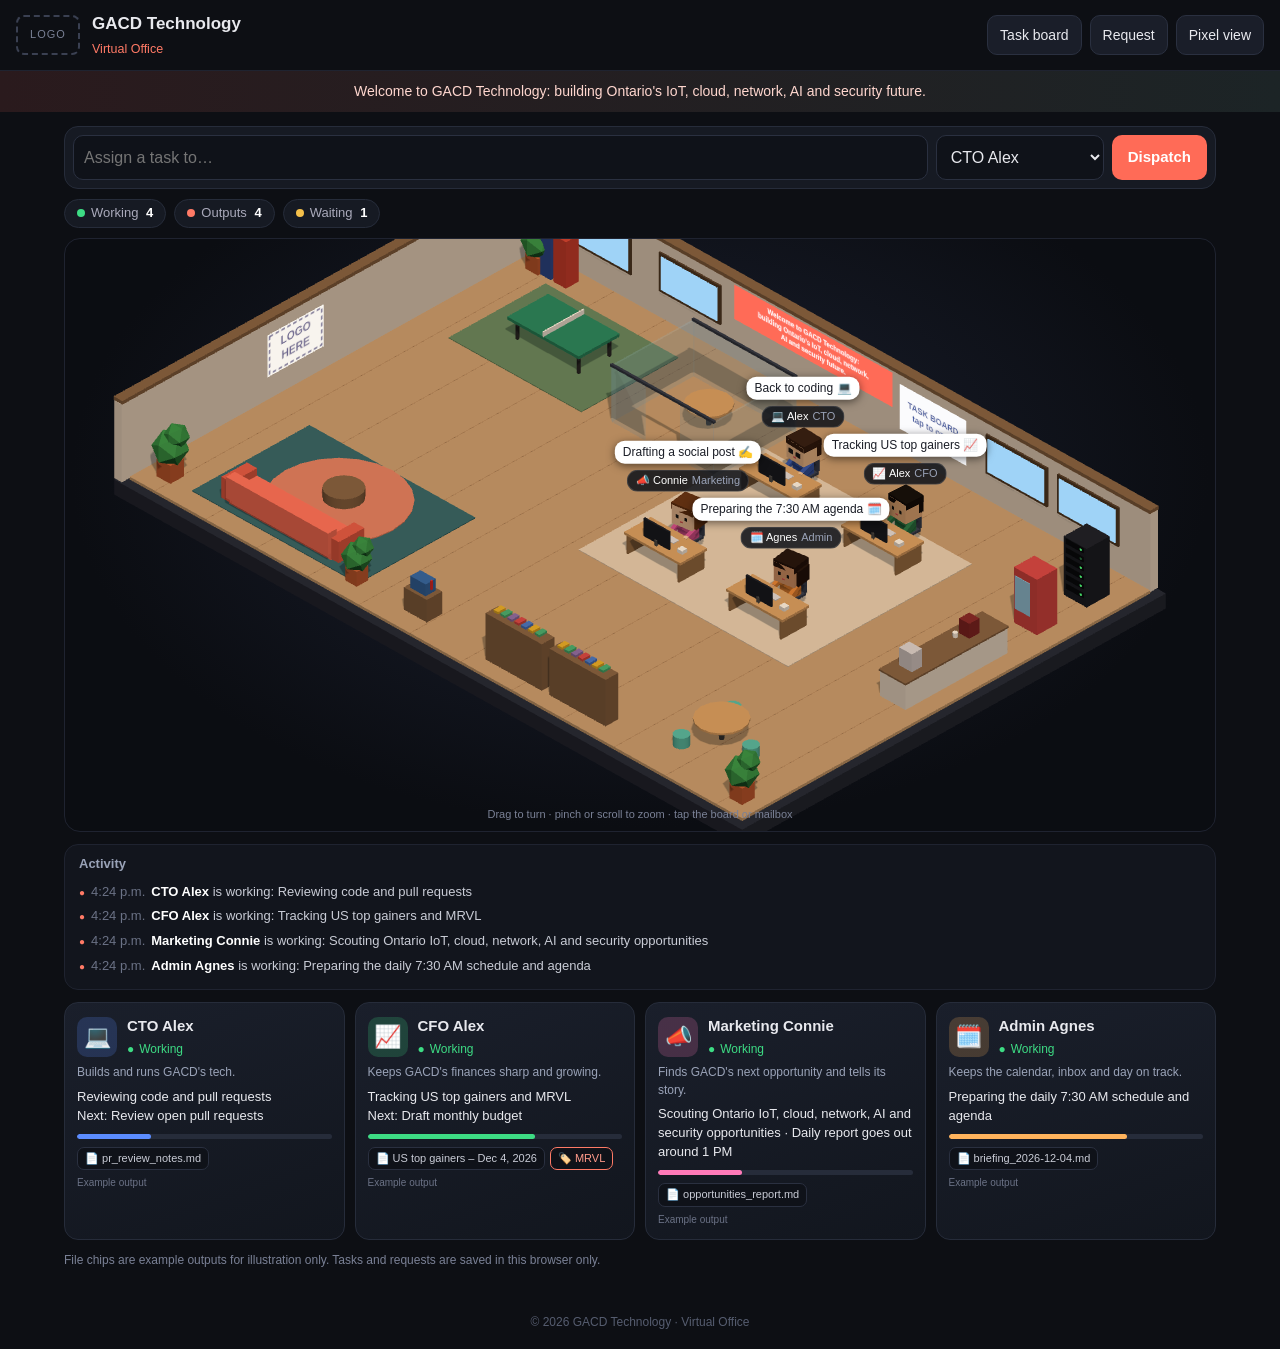
<file: index.html>
<!DOCTYPE html><html lang="en"><head><meta charset="UTF-8"><meta name="viewport" content="width=device-width,initial-scale=1,viewport-fit=cover"><meta name="theme-color" content="#0d0f14">
<title>GACD Technology — Virtual Office</title><link rel="icon" href="favicon.svg" type="image/svg+xml"><link rel="stylesheet" href="office3d.css"></head><body>
<header class="hd"><div class="logo-slot" title="Logo placeholder — replace with your logo">LOGO</div><div class="brand"><b>GACD Technology</b><small>Virtual Office</small></div>
<nav><button class="nb" data-open="tasks">Task board</button><button class="nb" data-open="contact">Request</button><a class="nb" href="pixel.html">Pixel view</a></nav></header>
<p class="welcome">Welcome to GACD Technology: building Ontario's IoT, cloud, network, AI and security future.</p>
<section class="wrap">
<form id="cmd" class="cmd"><input id="cmdt" placeholder="Assign a task to…" required aria-label="Task"><select id="cmda" aria-label="Assign to"><option>CTO Alex</option><option>CFO Alex</option><option>Marketing Connie</option><option>Admin Agnes</option></select><button class="disp">Dispatch</button></form>
<div class="chips"><span class="chip"><i class="d g"></i>Working <b id="nW">0</b></span><span class="chip"><i class="d o"></i>Outputs <b id="nO">0</b></span><span class="chip"><i class="d y"></i>Waiting <b id="nT">0</b></span></div>
<div id="view3d"><div id="tags"></div><div class="hint3d">Drag to turn · pinch or scroll to zoom · tap the board or mailbox</div></div>
<div class="log"><h3>Activity</h3><ul id="log"></ul></div>
<div id="cards" class="cards"></div>
<p class="note">File chips are example outputs for illustration only. Tasks and requests are saved in this browser only.</p>
</section>
<div class="overlay" id="tasks" hidden><div class="panel wide"><button class="x" data-close aria-label="Close">✕</button><h2>Task board</h2>
<form id="tf" class="row"><input id="tt" placeholder="What needs doing?" required><select id="ta"><option>CTO Alex</option><option>CFO Alex</option><option>Marketing Connie</option><option>Admin Agnes</option></select><button class="disp">Add</button></form>
<div class="cols"><div class="col" data-s="todo"><h4>To do</h4><div class="list"></div></div><div class="col" data-s="doing"><h4>In progress</h4><div class="list"></div></div><div class="col" data-s="done"><h4>Done</h4><div class="list"></div></div></div></div></div>
<div class="overlay" id="contact" hidden><div class="panel"><button class="x" data-close aria-label="Close">✕</button><h2>Send a request</h2>
<form id="cf" class="stack"><input name="name" placeholder="Your name" required><input name="email" type="email" placeholder="Email" required><select name="to"><option>CTO Alex</option><option>CFO Alex</option><option>Marketing Connie</option><option>Admin Agnes</option></select><textarea name="msg" placeholder="How can we help?" required></textarea><button class="disp">Save request</button><p id="cm" class="muted"></p></form>
<p class="muted">Phone: [Placeholder] · Email: [Placeholder] · Address: [Placeholder]<br>Requests are stored locally only — nothing is sent.</p></div></div>
<footer>© <span id="y"></span> GACD Technology · Virtual Office</footer>
<script type="module" src="office3d.js"></script></body></html>
</file>
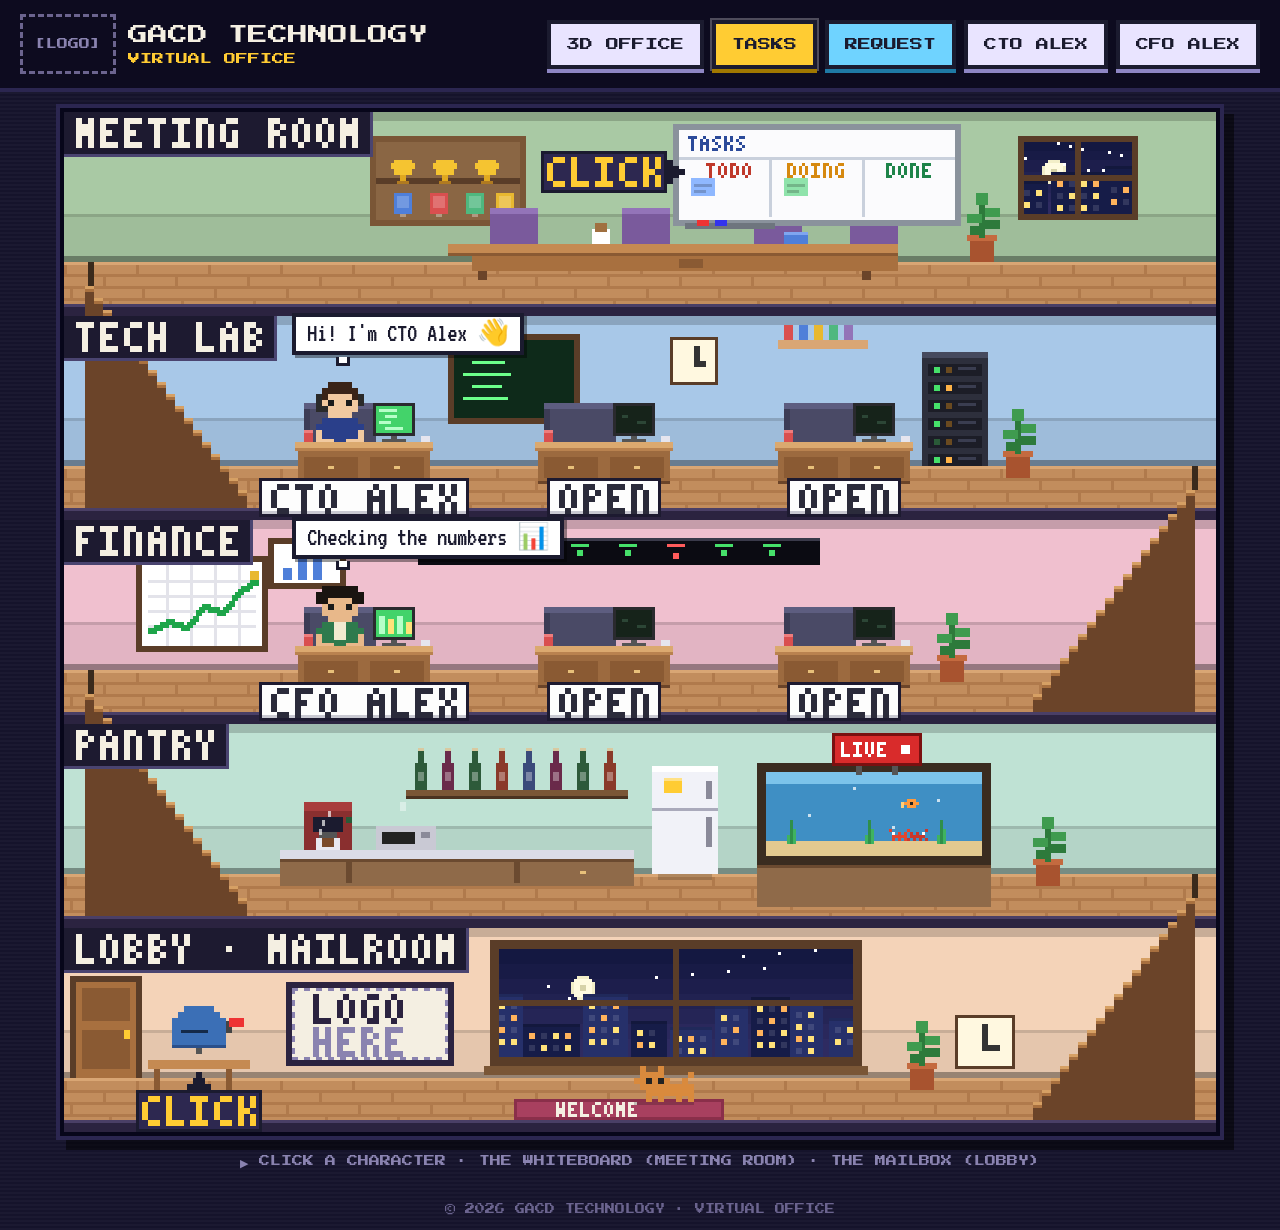
<file: pixel.html>
<!DOCTYPE html><html lang="en"><head><meta charset="UTF-8"><meta name="viewport" content="width=device-width,initial-scale=1">
<title>GACD Technology — Virtual Office</title><link rel="icon" href="favicon.svg" type="image/svg+xml"><link rel="stylesheet" href="fonts/fonts.css"><link rel="stylesheet" href="styles.css"></head><body>
<header class="top"><div class="logo-slot" title="Logo placeholder — replace with your logo">[LOGO]</div><div class="brand">GACD TECHNOLOGY<small>VIRTUAL OFFICE</small></div>
<nav><a class="pxb ghost" href="./" style="text-decoration:none">3D OFFICE</a><button class="pxb" data-open="tasks">TASKS</button><button class="pxb alt" data-open="contact">REQUEST</button><button class="pxb ghost" data-staff="cto">CTO ALEX</button><button class="pxb ghost" data-staff="cfo">CFO ALEX</button></nav></header>
<main><p class="swipe">◀ SWIPE SIDEWAYS TO LOOK AROUND ▶</p>
<div class="stage" id="stage"><div id="world"><canvas id="cv" aria-label="Pixel-art virtual office with CTO Alex and CFO Alex" role="img"></canvas><div id="bubbles"></div></div></div>
<p class="legend">▶ CLICK A CHARACTER · THE WHITEBOARD (MEETING ROOM) · THE MAILBOX (LOBBY)</p></main>
<div id="card" class="card" hidden><button class="x" data-close aria-label="Close">X</button><canvas id="av" width="12" height="13"></canvas><h3 id="c-name"></h3><p id="c-title" class="muted"></p><span class="online"><b class="dot"></b>ONLINE</span><ul id="c-list"></ul><button class="pxb" id="c-assign">ASSIGN A TASK</button></div>
<div class="overlay" id="tasks" hidden><div class="panel wide"><button class="x" data-close aria-label="Close">X</button><h2>TASK BOARD</h2>
<form id="tf" class="row"><input id="tt" placeholder="What needs doing?" required><select id="ta"><option>CTO Alex</option><option>CFO Alex</option></select><button class="pxb">ADD</button></form>
<div class="cols"><div class="col" data-s="todo"><h4>TO DO</h4><div class="list"></div></div><div class="col" data-s="doing"><h4>IN PROGRESS</h4><div class="list"></div></div><div class="col" data-s="done"><h4>DONE</h4><div class="list"></div></div></div>
<p class="muted small">Saved in this browser only.</p></div></div>
<div class="overlay" id="contact" hidden><div class="panel"><button class="x" data-close aria-label="Close">X</button><h2>SEND A REQUEST</h2>
<form id="cf" class="stack"><input name="name" placeholder="Your name" required><input name="email" type="email" placeholder="Email" required><select name="to"><option>CTO Alex</option><option>CFO Alex</option></select><textarea name="msg" placeholder="How can we help?" required></textarea><button class="pxb">SAVE REQUEST</button><p id="cm" class="muted small"></p></form>
<p class="muted small">Phone: [Placeholder] · Email: [Placeholder] · Address: [Placeholder]<br>Requests are stored locally only — nothing is sent.</p></div></div>
<footer>© <span id="y"></span> GACD TECHNOLOGY · VIRTUAL OFFICE</footer>
<script src="app.js"></script></body></html>
</file>
<file: office3d.css>
*{box-sizing:border-box}
body{margin:0;background:#0d0f14;color:#e8e9ee;font:15px/1.45 -apple-system,BlinkMacSystemFont,"Segoe UI",Roboto,sans-serif;-webkit-text-size-adjust:100%}
.hd{display:flex;align-items:center;gap:12px;padding:12px 16px;border-bottom:1px solid #1f2330;flex-wrap:wrap;padding-top:max(12px,env(safe-area-inset-top))}
.logo-slot{width:64px;height:40px;border:2px dashed #3a4052;border-radius:8px;display:grid;place-items:center;font-size:11px;color:#7a8196;letter-spacing:1px}
.brand b{display:block;font-size:17px}.brand small{color:#ff7a66}
nav{margin-left:auto;display:flex;gap:8px;flex-wrap:wrap}
.nb{background:#1a1e29;color:#e8e9ee;border:1px solid #2a3040;border-radius:10px;padding:9px 12px;font:inherit;font-size:14px;cursor:pointer;text-decoration:none;min-height:40px;display:inline-flex;align-items:center}
.welcome{margin:0;padding:10px 16px;text-align:center;color:#ffd7cf;background:linear-gradient(90deg,#2a1a1d,#1c2426);font-size:14px}
.wrap{max-width:1180px;margin:0 auto;padding:14px}
.cmd{display:flex;gap:8px;background:#161a23;border:1px solid #262c3a;border-radius:14px;padding:8px}
.cmd input{flex:1;min-width:0}.cmd input,.cmd select,.row input,.row select,.stack input,.stack select,.stack textarea{background:#0f1219;color:#e8e9ee;border:1px solid #2a3040;border-radius:10px;padding:10px;font:inherit;font-size:16px}
.disp{background:#ff6b57;color:#fff;border:0;border-radius:10px;padding:10px 16px;font:inherit;font-weight:600;cursor:pointer;min-height:42px}
.chips{display:flex;gap:8px;margin:10px 0;flex-wrap:wrap}.chip{background:#161a23;border:1px solid #262c3a;border-radius:999px;padding:4px 12px;font-size:13px;color:#aab}
.chip b{color:#fff;margin-left:4px}.d{display:inline-block;width:8px;height:8px;border-radius:50%;margin-right:6px}.d.g{background:#3ddc84}.d.o{background:#ff7a66}.d.y{background:#f5c04a}
#view3d{position:relative;height:min(66vh,680px);min-height:380px;border-radius:16px;overflow:hidden;background:radial-gradient(ellipse at 50% 40%,#1b2030,#0b0d12 70%);touch-action:none;border:1px solid #1f2330}
#view3d canvas{display:block;width:100%!important;height:100%!important}
#tags{position:absolute;inset:0;pointer-events:none}
.tag{position:absolute;transform:translate(-50%,-100%);text-align:center;white-space:nowrap}
.pill{display:inline-flex;align-items:center;gap:4px;background:#11141bdd;color:#fff;border:1px solid #ffffff22;border-radius:999px;padding:2px 8px;font-size:11px}
.pill em{font-style:normal;color:#9aa3b8}
.bb{display:block;margin:0 auto 4px;background:#fff;color:#1b1e27;border-radius:10px;padding:3px 8px;font-size:12px;max-width:200px;white-space:normal;box-shadow:0 2px 8px #0008;transition:opacity .3s}
.bb.off{opacity:0}
.hint3d{position:absolute;bottom:8px;left:0;right:0;text-align:center;font-size:11px;color:#7a8196;pointer-events:none}
.log{margin-top:12px;background:#12151d;border:1px solid #1f2330;border-radius:14px;padding:10px 14px}
.log h3{margin:0 0 6px;font-size:13px;color:#9aa3b8;font-weight:600}.log ul{list-style:none;margin:0;padding:0;max-height:150px;overflow:auto}
.log li{font-size:13px;padding:3px 0;color:#c9ccd6}.log li:before{content:"●";color:#ff7a66;margin-right:6px;font-size:10px}.log li b{color:#fff}.log time{color:#6b7286;margin-right:6px}
.cards{display:grid;grid-template-columns:repeat(4,1fr);gap:10px;margin-top:12px}
.card{border-radius:14px;padding:12px;border:1px solid #262c3a;background:linear-gradient(160deg,#1a1f2b,#12161e);cursor:pointer}
.ch{display:flex;gap:10px;align-items:center}.av{width:40px;height:40px;border-radius:10px;display:grid;place-items:center;font-size:22px}
.card h4{margin:0;font-size:15px}.card .role{color:#9aa3b8;font-size:12px;margin:6px 0}
.state{font-size:12px;color:#3ddc84}.state:before{content:"●";margin-right:5px}
.cur{white-space:pre-line;font-size:13px;margin:4px 0 8px;min-height:36px}
.bar{height:5px;border-radius:9px;background:#262c3a;overflow:hidden}.bar i{display:block;height:100%;border-radius:9px;transition:width .5s}
.files{display:flex;flex-wrap:wrap;gap:5px;margin-top:8px}.file{font-size:11px;background:#0f1219;border:1px solid #2a3040;border-radius:7px;padding:3px 7px;color:#c9ccd6}.file.tag2{border-color:#ff7a66;color:#ff9a8a}
.ex{font-size:10px;color:#6b7286;margin-top:6px}
.note,.muted{color:#7a8196;font-size:12px}
.overlay{position:fixed;inset:0;background:#05060acc;z-index:40;display:grid;place-items:center;padding:12px}.overlay[hidden]{display:none}
.panel{position:relative;background:#151922;border:1px solid #2a3040;border-radius:16px;padding:18px;width:min(540px,100%);max-height:90vh;overflow:auto}.panel.wide{width:min(980px,100%)}.panel h2{margin:0 0 12px;font-size:18px}
.x{position:absolute;right:10px;top:10px;background:#262c3a;color:#fff;border:0;border-radius:8px;width:36px;height:36px;cursor:pointer}
.row{display:flex;gap:8px;flex-wrap:wrap;margin-bottom:12px}.row input{flex:1;min-width:150px}.stack{display:flex;flex-direction:column;gap:10px}.stack textarea{min-height:90px}
.cols{display:grid;grid-template-columns:repeat(3,1fr);gap:10px}.col{background:#0f1219;border:1px solid #262c3a;border-radius:12px;padding:8px;min-height:140px}.col h4{margin:0 0 8px;font-size:13px;color:#9aa3b8}
.task{background:#1a1f2b;border-radius:10px;padding:8px;margin-bottom:8px;font-size:14px}
.who{display:inline-block;font-size:11px;color:#fff;padding:2px 7px;border-radius:999px;margin:4px 0}.who.cto{background:#2b57c9}.who.cfo{background:#1f8a4c}.who.mkt{background:#c23d8a}.who.adm{background:#b8641f}
.task button{background:#262c3a;color:#fff;border:0;border-radius:6px;padding:2px 9px;margin-right:4px;cursor:pointer;min-height:30px}
footer{text-align:center;color:#565d70;font-size:12px;padding:18px}
@media(max-width:900px){.cards{grid-template-columns:1fr 1fr}}
@media(max-width:600px){nav{margin-left:0;width:100%}.nb{flex:1;justify-content:center}.cmd{flex-wrap:wrap}.cmd input{flex-basis:100%}.cmd select{flex:1}#view3d{height:58vh;min-height:340px}.cards{grid-template-columns:1fr}.cols{grid-template-columns:1fr}.welcome{font-size:13px}}
@media(prefers-reduced-motion:reduce){*{transition:none!important;animation:none!important}}
</file>
<file: fonts/fonts.css>
@font-face{font-family:'Press Start 2P';font-style:normal;font-weight:400;font-display:swap;src:url(e3t4euO8T-267oIAQAu6jDQyK3nVivM.woff2) format('woff2')}
@font-face{font-family:'VT323';font-style:normal;font-weight:400;font-display:swap;src:url(pxiKyp0ihIEF2isfFJU.woff2) format('woff2')}
</file>
<file: styles.css>
*{box-sizing:border-box}
body{margin:0;font-family:"VT323",monospace;font-size:26px;line-height:1.1;background:#15132b;background-image:repeating-linear-gradient(0deg,#ffffff07 0 2px,transparent 2px 4px);color:#f4efe2;image-rendering:pixelated}
.top{display:flex;align-items:center;gap:12px;padding:14px 20px;background:#0d0b1f;border-bottom:4px solid #2b2650;flex-wrap:wrap}
.logo-slot{width:96px;height:60px;border:3px dashed #6b648f;display:grid;place-items:center;font:11px "Press Start 2P",monospace;color:#8a83b0}
.brand{font:20px "Press Start 2P",monospace;line-height:1.5}.brand small{display:block;font-size:12px;color:#ffcc33}
nav{margin-left:auto;display:flex;gap:8px;flex-wrap:wrap}
.pxb{font:13px "Press Start 2P",monospace;color:#1b1b2f;background:#ffcc33;border:4px solid #1b1b2f;box-shadow:0 4px 0 #a07800,0 0 0 2px #fff4;padding:14px 16px;min-height:48px;cursor:pointer;text-transform:uppercase;image-rendering:pixelated}
.pxb:hover{background:#ffe07a}.pxb:active{transform:translateY(4px);box-shadow:0 0 0 #a07800}.pxb.alt{background:#6fd3ff;box-shadow:0 4px 0 #1f7aa5}.pxb.ghost{background:#e9e4ff;box-shadow:0 4px 0 #8e86c4}
.stage{position:relative;margin:16px auto 0;width:max-content;max-width:100%;overflow-x:auto;overflow-y:hidden;-webkit-overflow-scrolling:touch;border:4px solid #07061a;box-shadow:0 0 0 4px #2b2650,10px 10px 0 4px #0008;background:#000}
#cv{display:block;image-rendering:pixelated;image-rendering:crisp-edges;image-rendering:pixelated;cursor:default}
#world{position:relative;width:max-content;line-height:0}
#bubbles{position:absolute;inset:0;pointer-events:none;overflow:hidden}
.pb{position:absolute;left:0;top:0;background:#fff;color:#1b1b2f;border:calc(var(--s,2)*1px + 1px) solid #1b1b2f;padding:calc(var(--s,2)*1px) calc(var(--s,2)*3px + 2px) calc(var(--s,2)*1px + 2px);font:calc(var(--s,2)*6px + 8px) "VT323",monospace;white-space:nowrap;box-shadow:3px 3px 0 #0006;display:none;line-height:1}
.pb:after{content:"";position:absolute;left:50%;bottom:calc(var(--s,2)*-3px - 3px);margin-left:calc(var(--tail,0px) - 4px);width:8px;height:6px;background:#fff;border:3px solid #1b1b2f;border-top:0;border-bottom:0;box-shadow:0 3px 0 #1b1b2f}
.pb.on{display:block;animation:pop .18s steps(3)}
.swipe{display:none;text-align:center;font:10px "Press Start 2P",monospace;color:#ffcc33;margin:12px 8px 0;line-height:1.6}
.legend{text-align:center;font:11px "Press Start 2P",monospace;color:#8a83b0;margin:16px 10px;line-height:1.8}
@keyframes pop{from{transform:var(--t) scale(.4)}}
footer{text-align:center;padding:16px;font:10px "Press Start 2P",monospace;color:#6b648f}
.card{position:fixed;z-index:30;width:340px;max-width:calc(100vw - 16px);background:#fff8e1;color:#1b1b2f;border:4px solid #1b1b2f;box-shadow:0 0 0 4px #ffcc33,8px 8px 0 4px #0008;padding:18px;text-align:center}
.card[hidden],.overlay[hidden]{display:none}
.card #av{width:96px;height:104px;image-rendering:pixelated;background:#a8c8e8;border:4px solid #1b1b2f}
.card h3,.panel h2{font:17px "Press Start 2P",monospace;margin:12px 0 6px;line-height:1.4}.panel h2{margin-top:0;font-size:20px}
.muted{color:#6a5f4a;margin:0 0 6px}.small{font-size:23px}.online{color:#1a8f3c;font-size:26px}
.dot{display:inline-block;width:10px;height:10px;background:#22c55e;margin-right:6px;animation:blink 1s steps(2) infinite}
@keyframes blink{50%{opacity:.2}}
.card ul{text-align:left;margin:10px 0 12px;padding-left:24px;font-size:27px}
.x{position:absolute;right:6px;top:6px;border:3px solid #1b1b2f;background:#ff6b6b;color:#fff;width:40px;height:40px;font:13px "Press Start 2P",monospace;cursor:pointer;padding:0}
.overlay{position:fixed;inset:0;background:#07061acc;z-index:40;display:grid;place-items:center;padding:14px}
.panel{position:relative;background:#fff8e1;color:#1b1b2f;border:4px solid #1b1b2f;box-shadow:0 0 0 4px #ffcc33,10px 10px 0 4px #0008;padding:22px;width:min(560px,100%);max-height:90vh;overflow:auto}.panel.wide{width:min(1000px,100%)}
.row{display:flex;gap:8px;flex-wrap:wrap;margin-bottom:14px}.row input{flex:1;min-width:150px}.stack{display:flex;flex-direction:column;gap:10px}
input,select,textarea{font:27px "VT323",monospace;padding:10px;border:3px solid #1b1b2f;background:#fff;color:#1b1b2f;border-radius:0}textarea{min-height:100px}
.cols{display:grid;grid-template-columns:repeat(3,1fr);gap:10px}.col{background:#efe3bf;border:3px solid #1b1b2f;padding:8px;min-height:150px}.col h4{font:13px "Press Start 2P",monospace;margin:0 0 8px}
.task{background:#fff;border:3px solid #1b1b2f;padding:6px;margin-bottom:8px;font-size:26px}
.who{display:inline-block;font:10px "Press Start 2P",monospace;color:#fff;padding:4px 6px;margin:4px 0}.who.cto{background:#2b57c9}.who.cfo{background:#1f8a4c}
.task button{border:2px solid #1b1b2f;background:#ddd;padding:0 8px;margin-right:4px;cursor:pointer;font:24px "VT323",monospace;min-height:36px}
@media(max-width:700px){.top{padding:12px}.brand{font-size:14px}.logo-slot{width:72px;height:46px;font-size:9px}nav{margin-left:0;width:100%;display:grid;grid-template-columns:1fr 1fr}.pxb{font-size:12px;padding:12px 8px}.cols{grid-template-columns:1fr}.card{left:50%!important;top:auto!important;bottom:10px;transform:translateX(-50%)}.stage{margin-top:10px;border-width:0;box-shadow:none;width:100%}.swipe{display:block}.row input{min-width:100%}.legend{font-size:10px}.panel{padding:18px}}
@media(prefers-reduced-motion:reduce){*,*:before,*:after{animation:none!important;transition:none!important}}
.ff .pb.on{animation:none}
</file>
